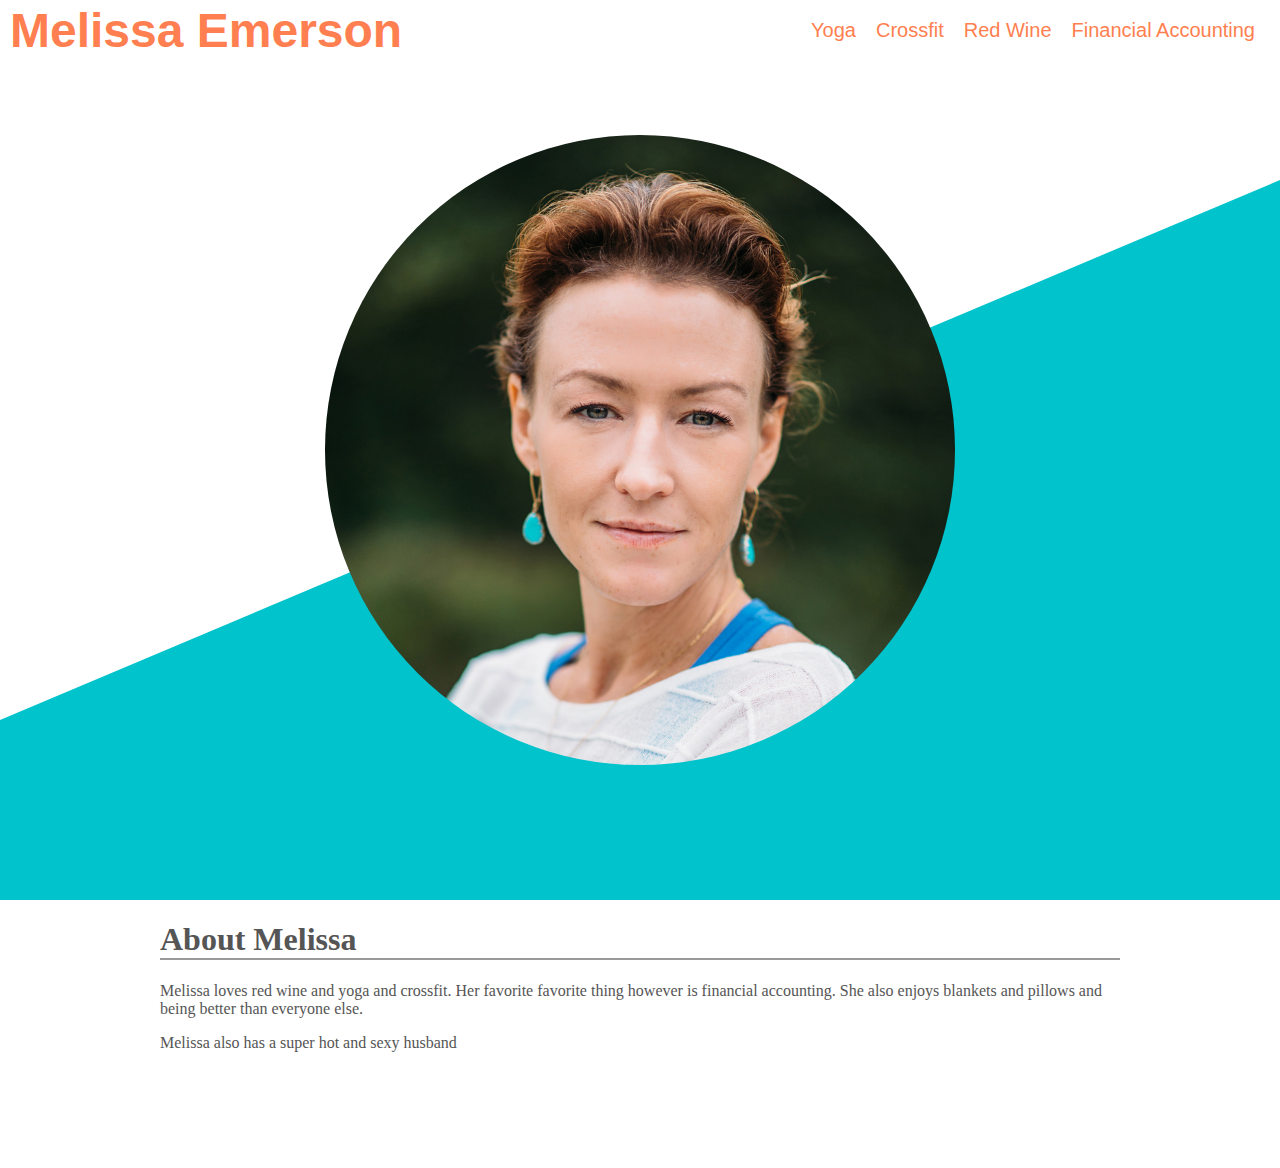
<file: index.html>
<!DOCTYPE html>
<html>
<head>
  <meta charset="utf-8" />
  <meta http-equiv="X-UA-Compatible" content="IE=edge">
  <title>Melissa Emerson</title>
  <meta name="viewport" content="width=device-width, initial-scale=1">
  <link rel="stylesheet" type="text/css" media="screen" href="melissa.css" />
</head>
<body>
  <nav class="nav" id="nav">
    <div class="navlist">
      <div class="logo">Melissa Emerson</div>
    </div>
    <div class="navlist">
      <div class="navitems">Yoga</div>
      <div class="navitems">Crossfit</div>
      <div class="navitems">Red Wine</div>
      <div class="navitems">Financial Accounting</div>
    </div>
  </nav>
 <div class="background">
   <div class="content">
       <img class="headshot" src="/assets/melissa_headshot_square.jpg" alt="Melissa">
   </div>
 </div>
<div id="about">
  <h1>About Melissa</h1>
  <p>Melissa loves red wine and yoga and crossfit. Her favorite favorite thing however is financial accounting. She also enjoys blankets and pillows and being better than everyone else.</p>
  <p>Melissa also has a super hot and sexy husband</p>
</div>


<script>
  window.onscroll = function() {myFunction()};
  
  var header = document.getElementById("nav");
  var shadow = header.offsetTop;
  
  function myFunction() {
    if (window.pageYOffset > shadow) {
      header.classList.add("shadow");
    } else {
      header.classList.remove("shadow");
    }
  }
  </script>
</body>
</html>
</file>
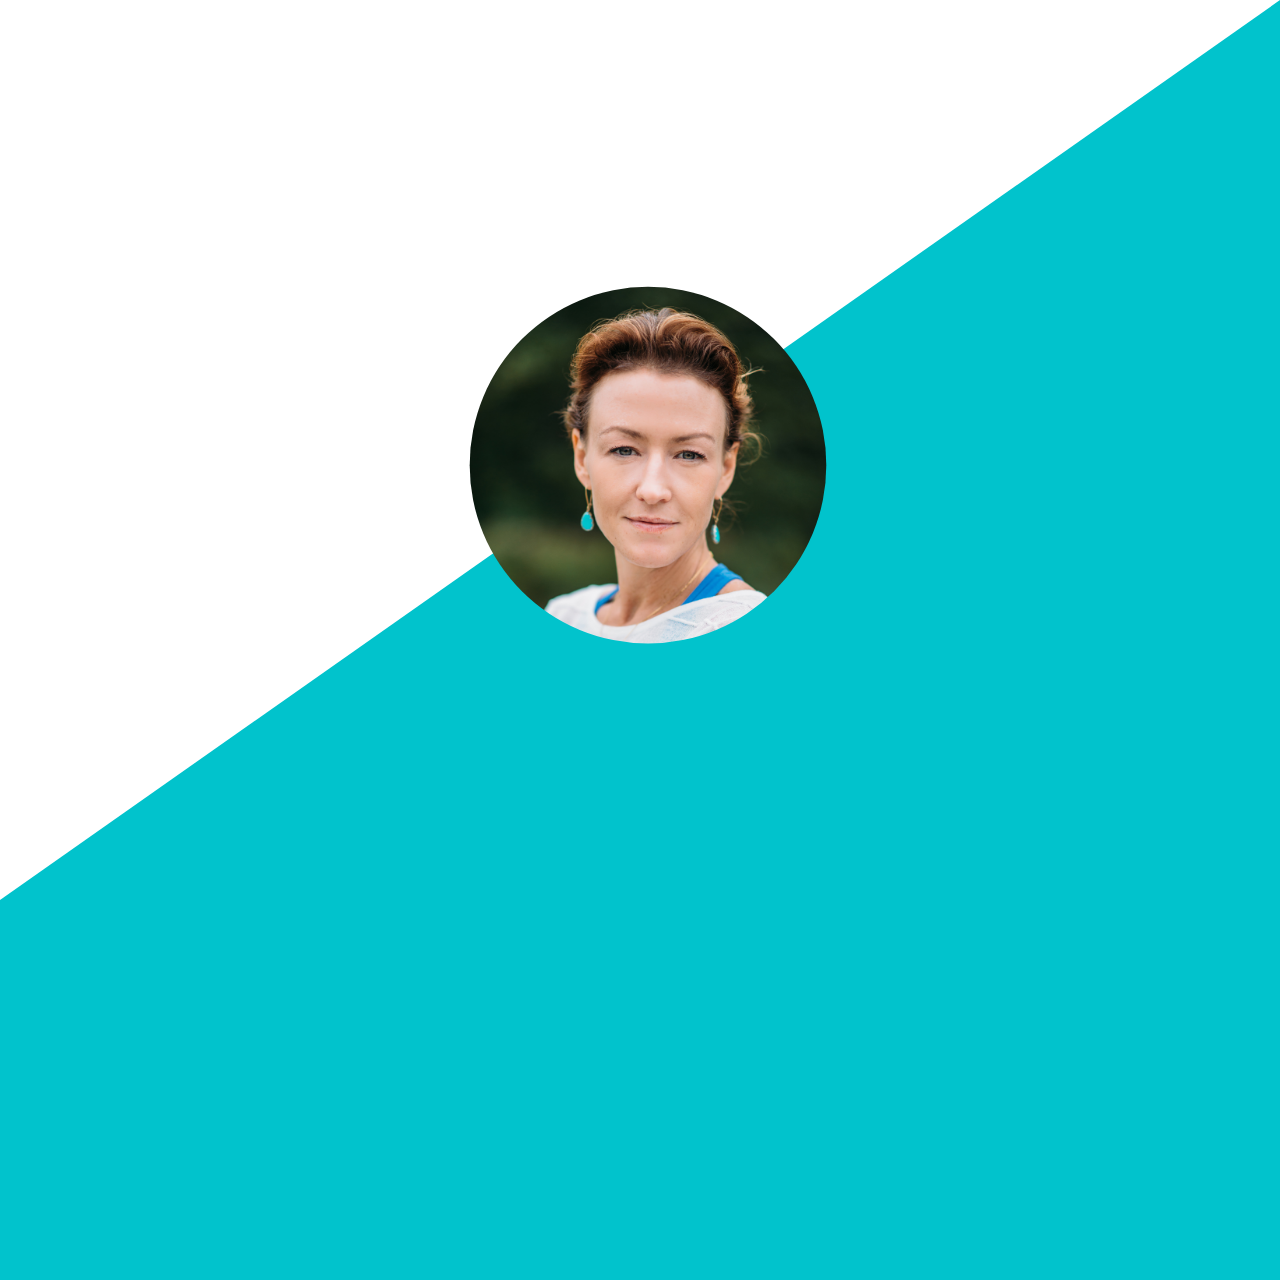
<file: Melissa/index.html>
<!DOCTYPE html>
<html>
<head>
  <meta charset="utf-8" />
  <meta http-equiv="X-UA-Compatible" content="IE=edge">
  <title>Melissa Emerson</title>
  <meta name="viewport" content="width=device-width, initial-scale=1">
  <link rel="stylesheet" type="text/css" media="screen" href="melissa.css" />
</head>
<body>
 <nav class="nav logo">Melissa Emerson
  </nav>
 <div class="background">
   <div class="content">
       <img class="headshot" src="/assets/AEC_0254R - low.jpg" alt="Melissa">
   </div>
 </div>

</body>
</html>
</file>
<file: melissa.css>
body {
  margin: 0;
  padding: 0;
}

.background {
  width: 100%;
  height: auto;
  position: relative;
}
.background::after {
  content: '';
  display: block;
  position: absolute;
  top: 0;
  left: 0;
  z-index: -1;
  width: 100%;
  height: 100vh;
  background-color: #01c3cc;
  clip-path: polygon(100% 20%, 100% 100%, 0 100%, 0 80%);
  -webkit-clip-path: polygon(100% 20%, 100% 100%, 0 100%, 0 80%);
}

/* Navbar */
.nav {
  position: fixed;
  width: 100%;
  z-index: 9;
  background-color: white;
  display: flex;
  justify-content: space-between;
  align-items: center;
}
.shadow {
  box-shadow: 0 1px 6px lightgrey;
}
.navlist {

  margin-top: 3px;
  display: flex;
}
.navitems {
  margin: 10px;
  font-size: 1.25em;
  color: coral;
  text-shadow: 1 1 5;
  border-bottom: 1px solid transparent;
  font-weight: 400;
  font-family: -apple-system, BlinkMacSystemFont, 'Segoe UI', Roboto, Oxygen, Ubuntu, Cantarell, 'Open Sans', 'Helvetica Neue', sans-serif; */
}
.navitems:hover {
  text-shadow: 0px 1px 1px rgba(255, 127, 80, .5);
  border-color: coral;
}
.navitems:nth-of-type(4){
  padding-right: 15px;
}

.logo {
  padding-left: 10px;
  color: coral;
  font-size: 3em;
  font-weight: 600;
  font-family: -apple-system, BlinkMacSystemFont, 'Segoe UI', Roboto, Oxygen, Ubuntu, Cantarell, 'Open Sans', 'Helvetica Neue', sans-serif; */
}
/* Media queries for nav bar */
@media screen and (max-width: 840px) {
  .navitems {
    font-size: 1em;
  }
  .logo {
    font-size: 2em;
  }
  .nav {
    align-items: baseline;
  }
}
@media screen and (max-width: 670px) {
  .nav {
    flex-wrap: wrap;
    justify-content: center;
  }
  .navitems {
    border-bottom: 1px solid coral;
  }
  .navitems:nth-of-type(4){
    padding-right: 0;
  }
}

.content {
  display: flex;
  position: relative;
  justify-content: center;
  align-items: center;
  height: 100vh;
}

.headshot {
  max-width: 70%;
  max-height: 70%;
  clip-path: circle(50%); 
  -webkit-clip-path: circle(50%); 
}
#about {
  margin: auto;
  max-width: 75%;
  color: #555555;
  padding-bottom: 100px;
}
#about h1 {
  border-bottom: 2px solid #999999;
}
</file>
<file: Melissa/melissa.css>
body {
  margin: 0 auto;
  padding: 0;
  background: #01c3cc;
  height: 100vw;
}

.background {
  width: 100%;
  height: auto;
  position: relative;
}
.background::after {
  content: '';
  display: block;
  position: absolute;
  top: 0;
  left: 0;
  z-index: -1;
  width: 100%;
  height: 100vh;
  background-color: white;
  clip-path: polygon(0 0, 100% 0, 0 100%);
}
.nav {
  position: fixed;
  display: flex;
  width: 100%;
}

.logo {
  padding-left: 8px;
  color: transparent;
  font-size: 4em;
  font-weight: 900;
  font-family: -apple-system, BlinkMacSystemFont, 'Segoe UI', Roboto, Oxygen, Ubuntu, Cantarell, 'Open Sans', 'Helvetica Neue', sans-serif;
  background-image: url(https://unsplash.it/500/360);
  background-clip: text;
  -webkit-background-clip: text;
}
.content {
  position: relative;
  display: grid;
  width: 100%;
  grid-template-columns: minmax(1em, 1fr);
  place-items: center;
  transform: translateY(15%);
  height: 100vh;
}

.headshot {
  max-width: 400px;
  /* min-width: 400px; */
  clip-path: circle(35% at 52% 30%); 
  
}
</file>
